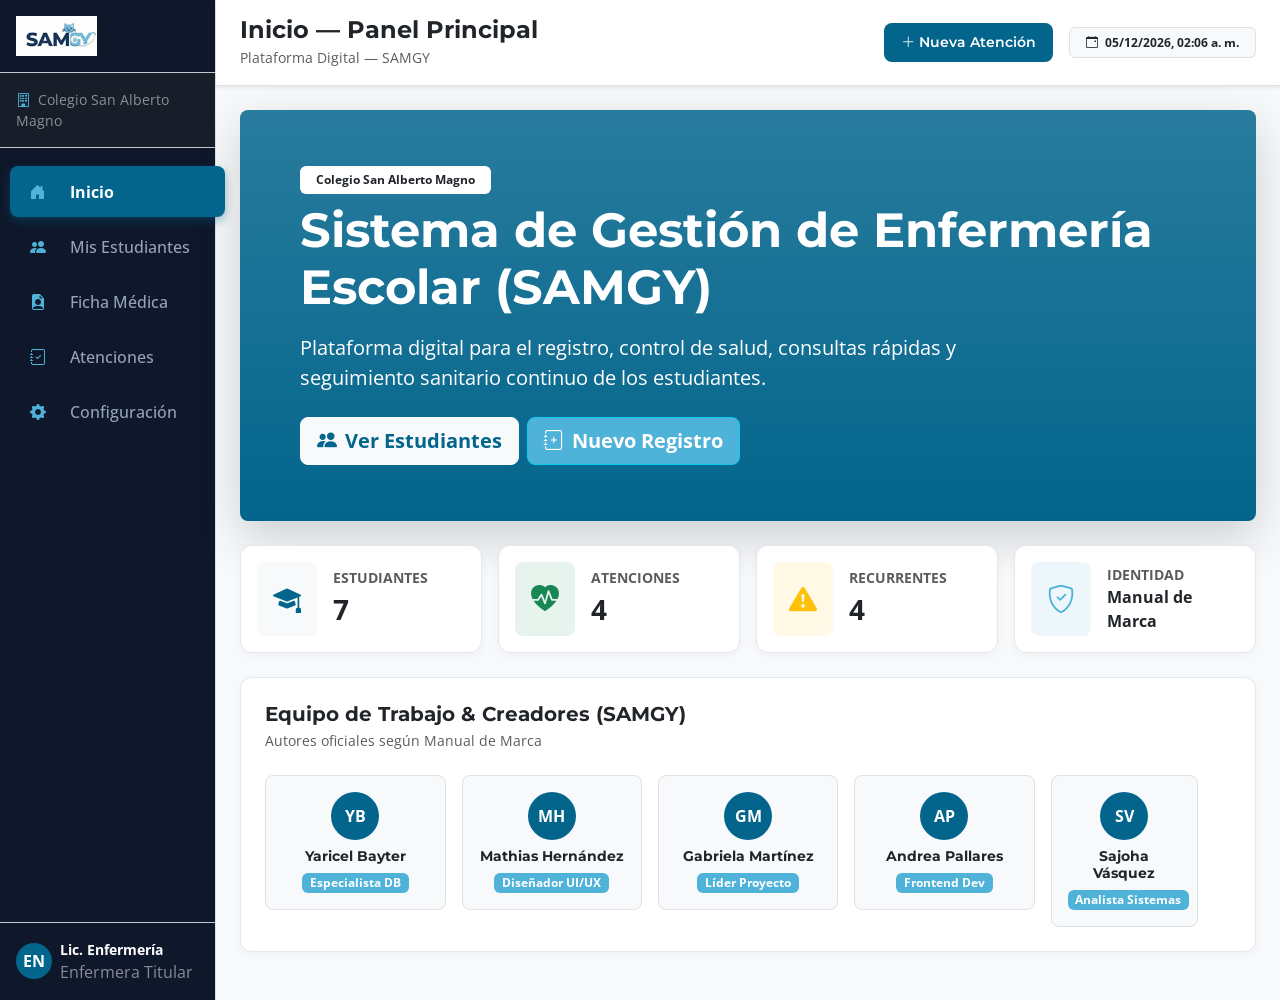
<file: index.html>
<!DOCTYPE html>
<html lang="es">

<head>
    <meta charset="UTF-8">
    <meta name="viewport" content="width=device-width, initial-scale=1.0">
    <title>SAMGY - Sistema de Enfermería Escolar (Bootstrap UI)</title>
    <!-- Bootstrap 5 CSS CDN -->
    <link href="https://cdn.jsdelivr.net/npm/bootstrap@5.3.2/dist/css/bootstrap.min.css" rel="stylesheet">
    <!-- Bootstrap Icons -->
    <link rel="stylesheet" href="https://cdn.jsdelivr.net/npm/bootstrap-icons@1.11.1/font/bootstrap-icons.css">
    <!-- Custom CSS -->
    <link rel="stylesheet" href="css/styles.css">
</head>

<body>

    <div class="d-flex" id="wrapper">
        <!-- SIDEBAR BOOTSTRAP -->
        <div id="sidebar-wrapper" class="border-end d-flex flex-column justify-content-between">
            <div>
                <div
                    class="sidebar-heading p-3 border-bottom border-secondary-subtle d-flex align-items-center justify-content-between">
                    <div class="d-flex align-items-center gap-2 overflow-hidden" style="max-width: 100%;">
                        <!-- LOGO CON DIMENSIONES AJUSTADAS Y CONTROLADAS -->
                        <img src="src/Logo.jpeg" alt="SAMGY Logo" class="img-fluid"
                            style="max-height: 40px; width: auto; object-fit: contain;">
                    </div>
                </div>

                <div class="p-3 bg-dark bg-opacity-50 text-white-50 small border-bottom border-secondary-subtle">
                    <i class="bi bi-building me-1 text-samgy-info"></i> Colegio San Alberto Magno
                </div>

                <div class="list-group list-group-flush my-3">
                    <button onclick="loadSection('inicio')" id="nav-inicio"
                        class="list-group-item list-group-item-action d-flex align-items-center">
                        <i class="bi bi-house-door-fill me-3 text-samgy-info"></i>Inicio
                    </button>
                    <button onclick="loadSection('estudiantes')" id="nav-estudiantes"
                        class="list-group-item list-group-item-action d-flex align-items-center">
                        <i class="bi bi-people-fill me-3 text-samgy-info"></i>Mis Estudiantes
                    </button>
                    <button onclick="loadSection('ficha')" id="nav-ficha"
                        class="list-group-item list-group-item-action d-flex align-items-center">
                        <i class="bi bi-file-earmark-person-fill me-3 text-samgy-info"></i>Ficha Médica
                    </button>
                    <button onclick="loadSection('atenciones')" id="nav-atenciones"
                        class="list-group-item list-group-item-action d-flex align-items-center">
                        <i class="bi bi-journal-check me-3 text-samgy-info"></i>Atenciones
                    </button>
                    <button onclick="loadSection('configuracion')" id="nav-configuracion"
                        class="list-group-item list-group-item-action d-flex align-items-center">
                        <i class="bi bi-gear-fill me-3 text-samgy-info"></i>Configuración
                    </button>
                </div>
            </div>

            <div class="mt-auto p-3 border-top border-secondary-subtle">
                <div class="d-flex align-items-center gap-2">
                    <div class="avatar-initials" style="width:36px; height:36px;">EN</div>
                    <div class="text-truncate">
                        <div class="fw-bold text-white small" id="sidebar-user-name">Lic. Enfermería</div>
                        <div class="text-white-50 extra-small">Enfermera Titular</div>
                    </div>
                </div>
            </div>
        </div>

        <!-- CONTENIDO PRINCIPAL -->
        <div id="page-content-wrapper" class="w-100 d-flex flex-column min-vh-100">
            <!-- Header Top Bar -->
            <nav class="navbar navbar-expand-lg navbar-light bg-white border-bottom px-4 py-3 shadow-sm">
                <div class="container-fluid p-0">
                    <div>
                        <h4 class="fw-bold font-title text-dark mb-0" id="page-title">Inicio</h4>
                        <span class="text-muted small">Plataforma Digital — SAMGY</span>
                    </div>

                    <div class="d-flex align-items-center gap-3">
                        <button onclick="loadSection('atenciones')" class="btn btn-samgy btn-sm px-3 py-2">
                            <i class="bi bi-plus-lg me-1"></i>Nueva Atención
                        </button>
                        <span id="current-date-badge" class="badge bg-light text-dark border px-3 py-2"></span>
                    </div>
                </div>
            </nav>

            <!-- DYNAMIC CONTAINER -->
            <main id="main-dynamic-container" class="flex-grow-1 p-4 bg-light">
                <!-- Secciones dynamic -->
            </main>
        </div>
    </div>

    <!-- Bootstrap 5 JS Bundle CDN -->
    <script src="https://cdn.jsdelivr.net/npm/bootstrap@5.3.2/dist/js/bootstrap.bundle.min.js"></script>
    <!-- App Scripts -->
    <script src="js/data.js"></script>
    <script src="js/app.js"></script>
</body>

</html>
</file>
<file: css/styles.css>
/* Manual de Marca SAMGY - Personalización con Bootstrap 5 */
@import url('https://fonts.googleapis.com/css2?family=Montserrat:wght@500;600;700;800&family=Open+Sans:wght@300;400;600&display=swap');

:root {
    --bs-primary: #03658C;
    --bs-primary-rgb: 3, 101, 140;
    --bs-info: #4FB3D9;
    --bs-info-rgb: 79, 179, 217;
    --samgy-bg: #D9E2E8;
    --samgy-white: #FFFFFF;
}

body {
    font-family: 'Open Sans', sans-serif;
    background-color: #f3f6f8;
    color: #2c3e50;
}

h1, h2, h3, h4, h5, h6, .font-title {
    font-family: 'Montserrat', sans-serif;
}

/* Custom Bootstrap Override Colors */
.bg-samgy-primary {
    background-color: #03658C !important;
}

.text-samgy-primary {
    color: #03658C !important;
}

.bg-samgy-info {
    background-color: #4FB3D9 !important;
}

.text-samgy-info {
    color: #4FB3D9 !important;
}

.bg-samgy-soft {
    background-color: #D9E2E8 !important;
}

.btn-samgy {
    background-color: #03658C;
    color: #ffffff;
    border-radius: 8px;
    font-weight: 600;
    font-family: 'Montserrat', sans-serif;
    transition: all 0.2s ease-in-out;
}

.btn-samgy:hover {
    background-color: #024b68;
    color: #ffffff;
    box-shadow: 0 4px 12px rgba(3, 101, 140, 0.3);
}

.btn-samgy-outline {
    border: 2px solid #03658C;
    color: #03658C;
    font-weight: 600;
    font-family: 'Montserrat', sans-serif;
}

.btn-samgy-outline:hover {
    background-color: #03658C;
    color: #ffffff;
}

/* Sidebar Custom Styling */
#sidebar-wrapper {
    min-height: 100vh;
    width: 260px;
    background-color: #0f172a;
    transition: margin 0.25s ease-out;
}

#sidebar-wrapper .list-group-item {
    background-color: transparent;
    color: #94a3b8;
    border: none;
    padding: 0.85rem 1.25rem;
    font-weight: 500;
    border-radius: 8px;
    margin: 2px 10px;
}

#sidebar-wrapper .list-group-item:hover {
    background-color: rgba(255, 255, 255, 0.08);
    color: #ffffff;
}

#sidebar-wrapper .list-group-item.active-nav {
    background-color: #03658C;
    color: #ffffff;
    font-weight: 700;
    box-shadow: 0 4px 10px rgba(3, 101, 140, 0.4);
}

#sidebar-wrapper .list-group-item i {
    width: 24px;
}

.card-samgy {
    border: 1px solid #e2e8f0;
    border-radius: 12px;
    box-shadow: 0 2px 8px rgba(0,0,0,0.04);
}

.avatar-initials {
    width: 48px;
    height: 48px;
    border-radius: 50%;
    background-color: #03658C;
    color: #ffffff;
    display: flex;
    align-items: center;
    justify-content: center;
    font-weight: 700;
}
</file>
